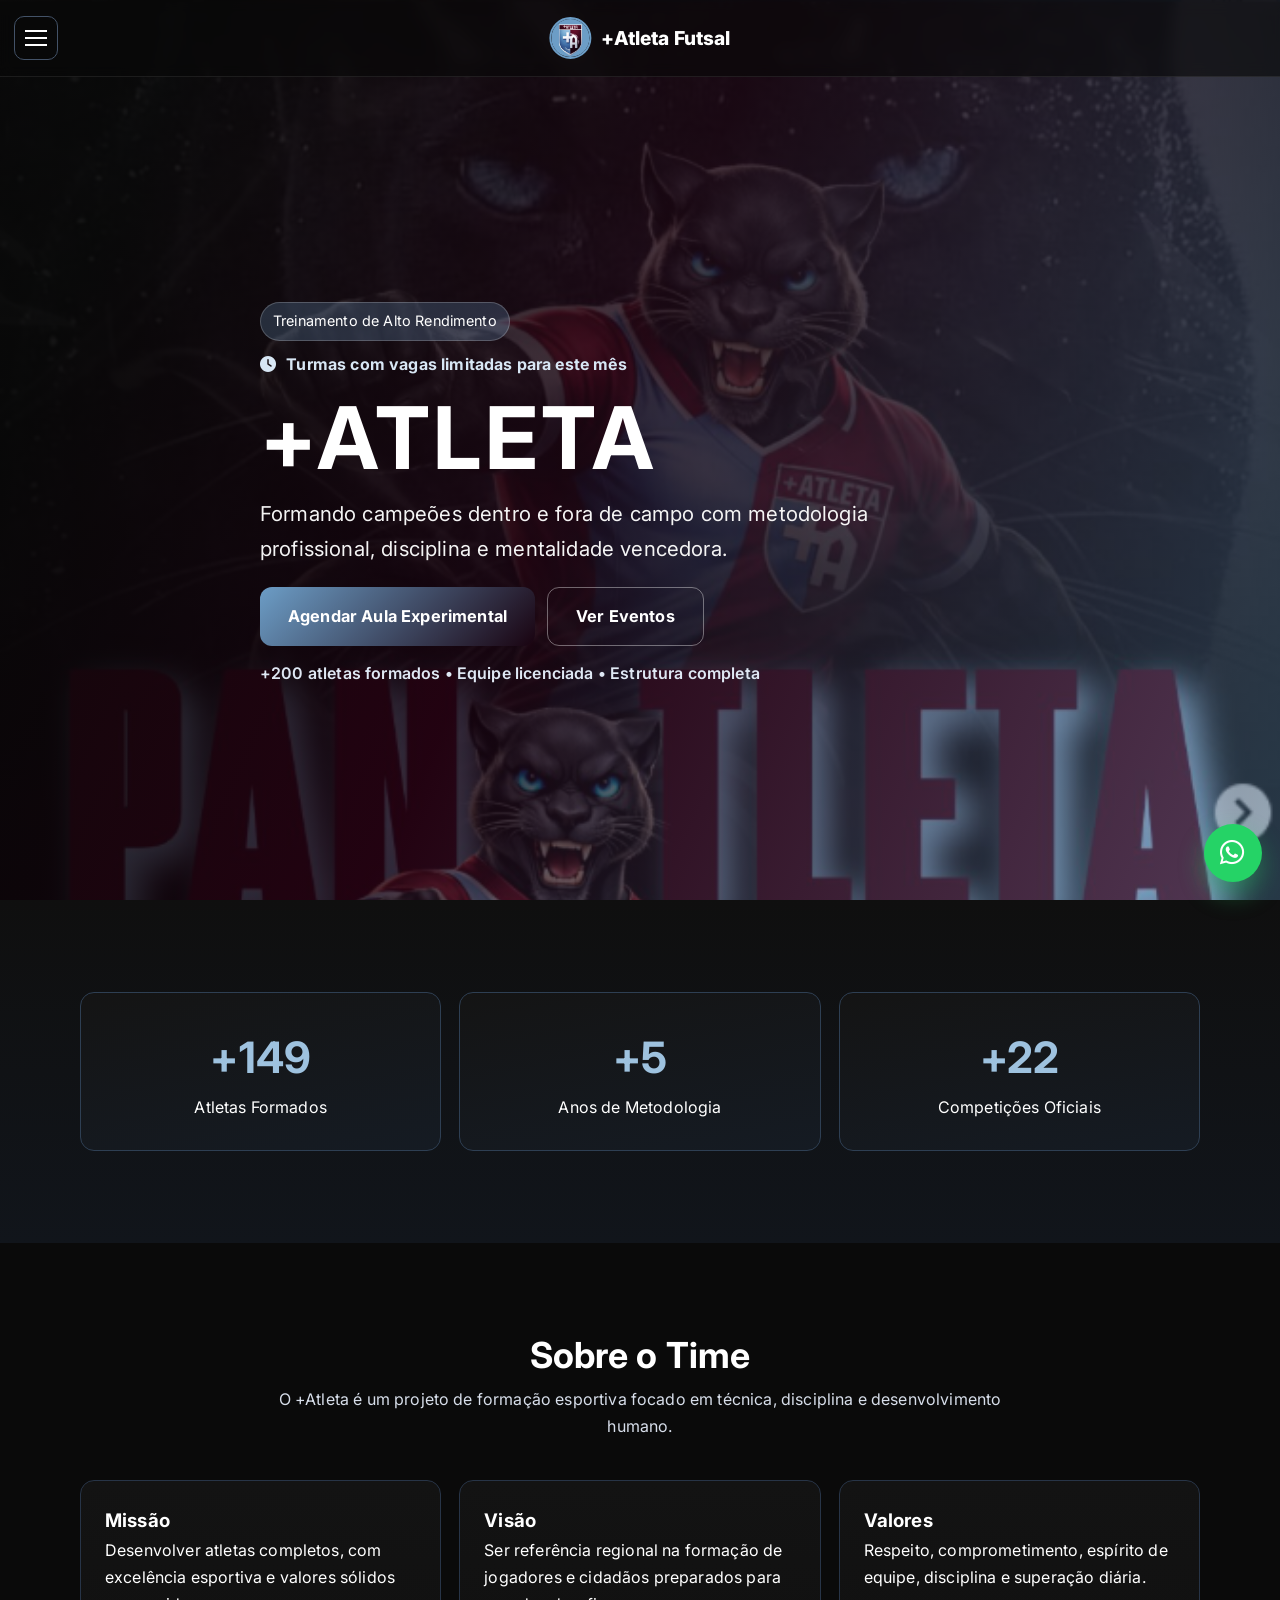
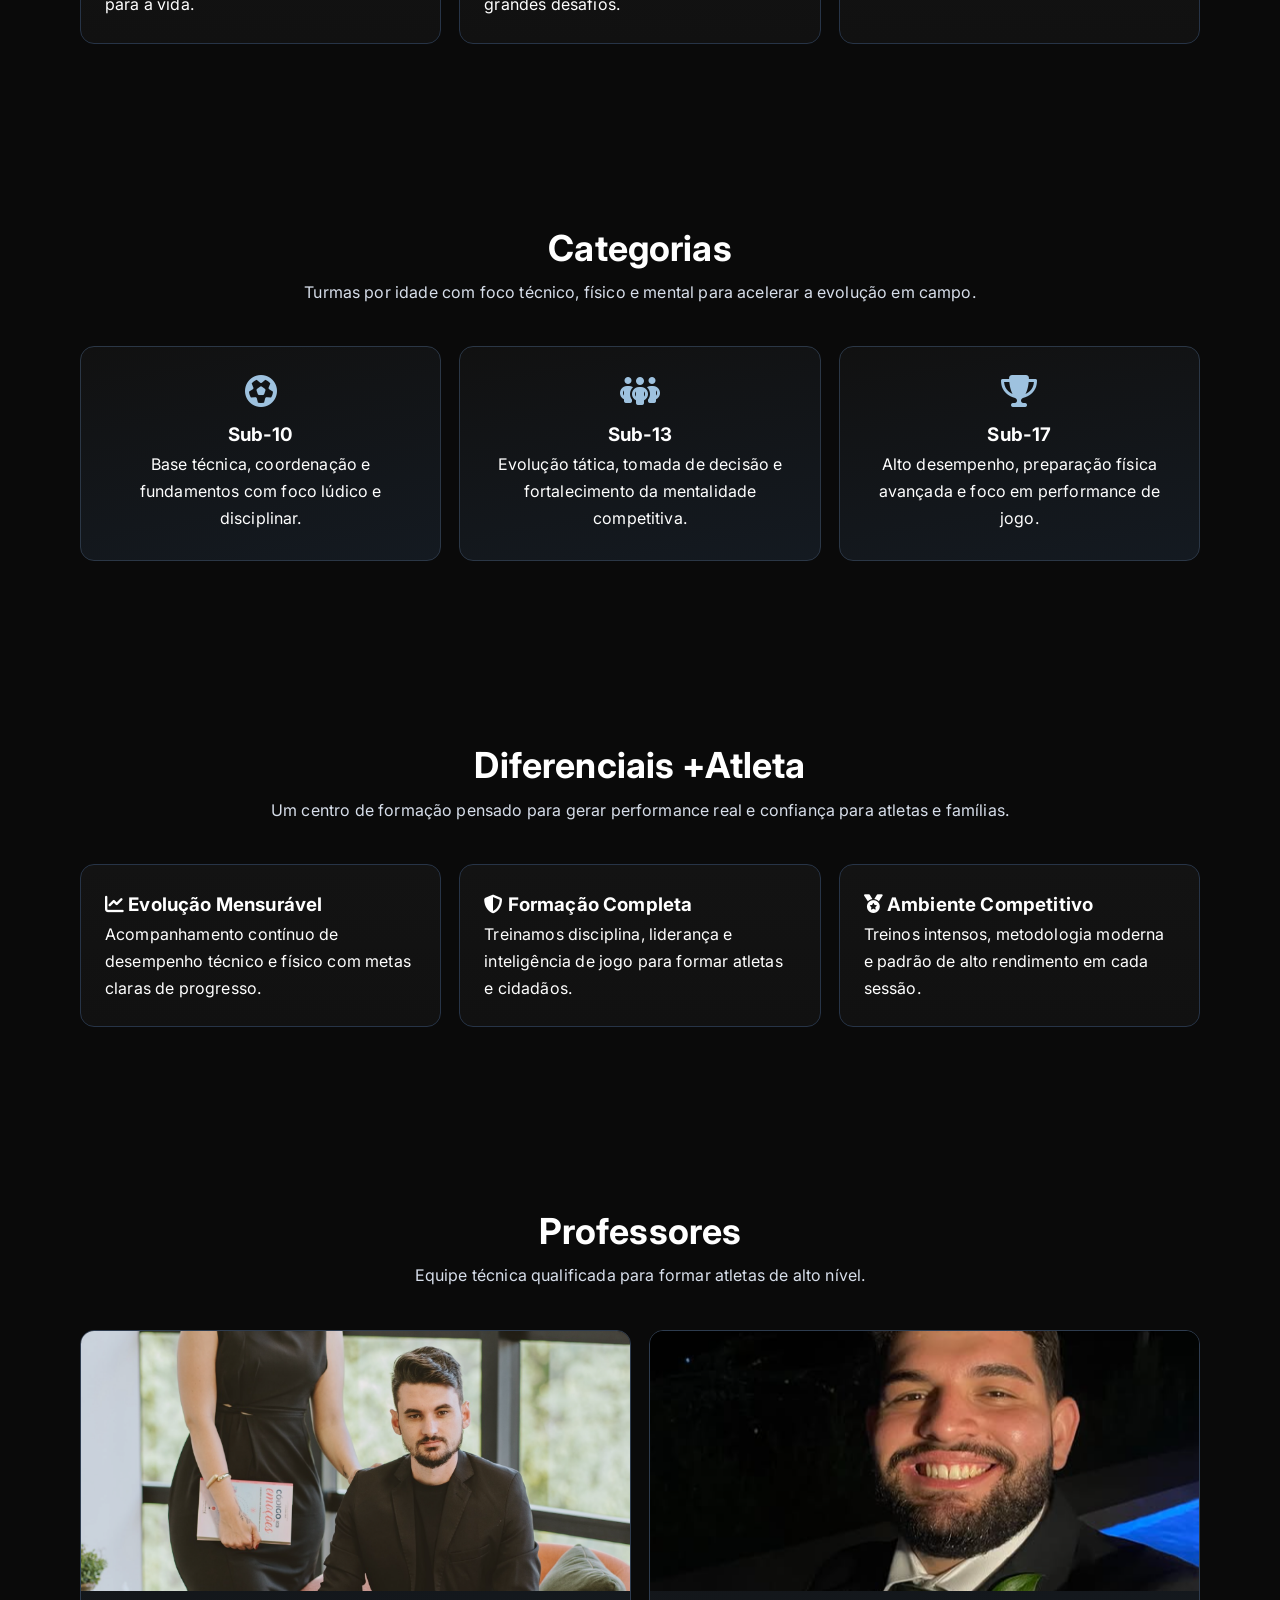
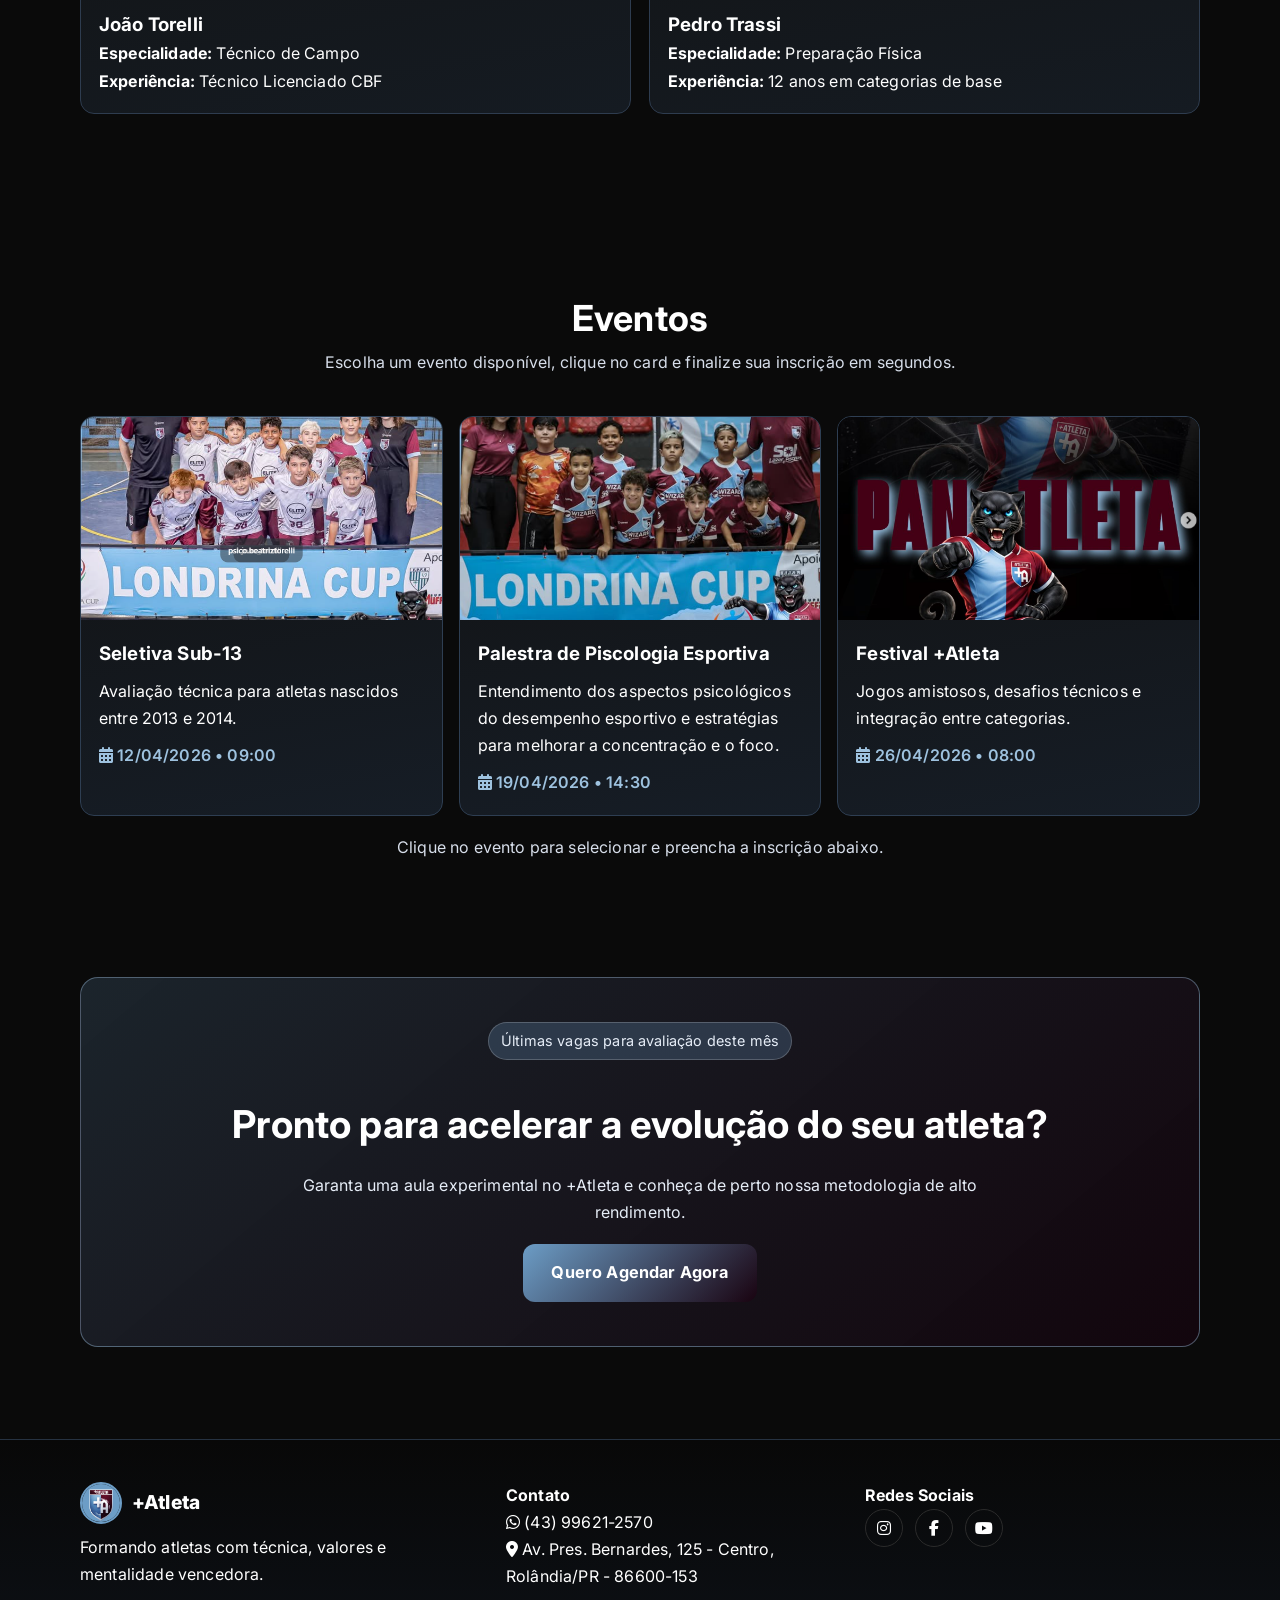
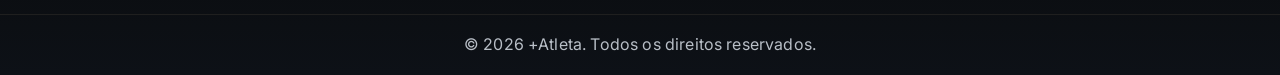
<file: index.html>
<!DOCTYPE html>
<html lang="pt-BR">
<head>
  <meta charset="UTF-8" />
  <meta name="viewport" content="width=device-width, initial-scale=1.0" />
  <meta name="description" content="+Atleta - Formando campeões dentro e fora de campo." />
  <title>+Atleta | Time de Futsal</title>
  <link rel="preconnect" href="https://fonts.googleapis.com" />
  <link rel="preconnect" href="https://fonts.gstatic.com" crossorigin />
  <link href="https://fonts.googleapis.com/css2?family=Inter:wght@400;500;700;800&display=swap" rel="stylesheet" />
  <link rel="stylesheet" href="https://cdnjs.cloudflare.com/ajax/libs/font-awesome/6.5.2/css/all.min.css" />
  <link rel="stylesheet" href="style.css" />
</head>
<body>
  <header class="header" id="topo">
    <nav class="navbar container" aria-label="Menu principal">
      <a href="#topo" class="logo" aria-label="+Atleta Futsal">
        <img src="img/Logo.jpg" alt="Logo +Atleta Futsal" />
        <span>+Atleta Futsal</span>
      </a>

      <button class="menu-toggle" id="menuToggle" aria-label="Abrir menu" aria-expanded="false" aria-controls="navLinks">
        <span></span>
        <span></span>
        <span></span>
      </button>

      <ul class="nav-links" id="navLinks">
        <li><a href="#sobre">Sobre</a></li>
        <li><a href="#categorias">Categorias</a></li>
        <li><a href="treinos.html">Treinos</a></li>
        <li><a href="#professores">Professores</a></li>
        <li><a href="#eventos">Eventos</a></li>
        <li><a href="agendar.html" class="btn btn-small ripple">Agendar Aula</a></li>
      </ul>
    </nav>
  </header>

  <main>
    <section class="hero parallax" id="home">
      <div class="overlay"></div>
      <div class="container hero-content reveal">
        <p class="hero-tag">Treinamento de Alto Rendimento</p>
        <p class="hero-urgency"><i class="fa-solid fa-clock"></i> Turmas com vagas limitadas para este mês</p>
        <h1>+Atleta</h1>
        <p class="hero-subtitle">Formando campeões dentro e fora de campo com metodologia profissional, disciplina e mentalidade vencedora.</p>
        <div class="hero-actions">
          <a href="agendar.html" class="btn btn-large ripple btn-primary-cta">Agendar Aula Experimental</a>
          <a href="#eventos" class="btn btn-large btn-ghost">Ver Eventos</a>
        </div>
        <p class="hero-proof">+200 atletas formados • Equipe licenciada • Estrutura completa</p>
      </div>
    </section>

    <section class="stats section reveal">
      <div class="container stats-grid">
        <article>
          <h3 class="counter" data-target="200">0</h3>
          <p>Atletas Formados</p>
        </article>
        <article>
          <h3 class="counter" data-target="8">0</h3>
          <p>Anos de Metodologia</p>
        </article>
        <article>
          <h3 class="counter" data-target="30">0</h3>
          <p>Competições Oficiais</p>
        </article>
      </div>
    </section>

    <section class="section reveal" id="sobre">
      <div class="container">
        <div class="section-heading">
          <h2>Sobre o Time</h2>
          <p>O +Atleta é um projeto de formação esportiva focado em técnica, disciplina e desenvolvimento humano.</p>
        </div>

        <div class="about-grid">
          <article class="card">
            <h3>Missão</h3>
            <p>Desenvolver atletas completos, com excelência esportiva e valores sólidos para a vida.</p>
          </article>
          <article class="card">
            <h3>Visão</h3>
            <p>Ser referência regional na formação de jogadores e cidadãos preparados para grandes desafios.</p>
          </article>
          <article class="card">
            <h3>Valores</h3>
            <p>Respeito, comprometimento, espírito de equipe, disciplina e superação diária.</p>
          </article>
        </div>
      </div>
    </section>

    <section class="section reveal" id="categorias">
      <div class="container">
        <div class="section-heading">
          <h2>Categorias</h2>
          <p>Turmas por idade com foco técnico, físico e mental para acelerar a evolução em campo.</p>
        </div>

        <div class="categories-grid">
          <article class="category-card">
            <i class="fa-solid fa-futbol"></i>
            <h3>Sub-10</h3>
            <p>Base técnica, coordenação e fundamentos com foco lúdico e disciplinar.</p>
          </article>
          <article class="category-card">
            <i class="fa-solid fa-people-group"></i>
            <h3>Sub-13</h3>
            <p>Evolução tática, tomada de decisão e fortalecimento da mentalidade competitiva.</p>
          </article>
          <article class="category-card">
            <i class="fa-solid fa-trophy"></i>
            <h3>Sub-17</h3>
            <p>Alto desempenho, preparação física avançada e foco em performance de jogo.</p>
          </article>
        </div>
      </div>
    </section>

    <section class="section reveal" id="diferenciais">
      <div class="container">
        <div class="section-heading">
          <h2>Diferenciais +Atleta</h2>
          <p>Um centro de formação pensado para gerar performance real e confiança para atletas e famílias.</p>
        </div>

        <div class="about-grid">
          <article class="card hover-card">
            <h3><i class="fa-solid fa-chart-line"></i> Evolução Mensurável</h3>
            <p>Acompanhamento contínuo de desempenho técnico e físico com metas claras de progresso.</p>
          </article>
          <article class="card hover-card">
            <h3><i class="fa-solid fa-shield-halved"></i> Formação Completa</h3>
            <p>Treinamos disciplina, liderança e inteligência de jogo para formar atletas e cidadãos.</p>
          </article>
          <article class="card hover-card">
            <h3><i class="fa-solid fa-medal"></i> Ambiente Competitivo</h3>
            <p>Treinos intensos, metodologia moderna e padrão de alto rendimento em cada sessão.</p>
          </article>
        </div>
      </div>
    </section>


    <section class="section reveal" id="professores">
      <div class="container">
        <div class="section-heading">
          <h2>Professores</h2>
          <p>Equipe técnica qualificada para formar atletas de alto nível.</p>
        </div>

        <div class="coach-grid">
          <article class="coach-card">
            <img src="img/joaoT.png" alt="Professor João Silva" loading="lazy" decoding="async" />
            <div class="coach-info">
              <h3>João Torelli</h3>
              <p><strong>Especialidade:</strong> Técnico de Campo</p>
              <p><strong>Experiência:</strong> Técnico Licenciado CBF</p>
            </div>
          </article>

          <article class="coach-card">
            <img src="img/bolinnha.png" alt="Professor Marcos Lima" loading="lazy" decoding="async" />
            <div class="coach-info">
              <h3>Pedro Trassi</h3>
              <p><strong>Especialidade:</strong> Preparação Física</p>
              <p><strong>Experiência:</strong> 12 anos em categorias de base</p>
            </div>
          </article>
        </div>
      </div>
    </section>

    <section class="section reveal" id="eventos">
      <div class="container">
        <div class="section-heading">
          <h2>Eventos</h2>
          <p>Escolha um evento disponível, clique no card e finalize sua inscrição em segundos.</p>
        </div>

        <div class="events-grid">
          <article
            class="event-card"
            data-evento="Seletiva Sub-13"
            data-data="12/04/2026"
            data-horario="09:00"
          >
            <img src="img/fotoTime.png" alt="Capa do evento Seletiva Sub-13" loading="lazy" decoding="async" />
            <div class="event-content">
              <h3>Seletiva Sub-13</h3>
              <p>Avaliação técnica para atletas nascidos entre 2013 e 2014.</p>
              <p class="event-meta"><i class="fa-solid fa-calendar-days"></i> 12/04/2026 • 09:00</p>
            </div>
          </article>

          <article
            class="event-card"
            data-evento="Palestra de Piscologia Esportiva"
            data-data="19/04/2026"
            data-horario="14:30"
          >
            <img src="img/fotoTime2.png" alt="Capa do evento Palestra de Piscologia Esportiva" loading="lazy" decoding="async" />
            <div class="event-content">
              <h3>Palestra de Piscologia Esportiva</h3>
              <p>Entendimento dos aspectos psicológicos do desempenho esportivo e estratégias para melhorar a concentração e o foco.</p>
              <p class="event-meta"><i class="fa-solid fa-calendar-days"></i> 19/04/2026 • 14:30</p>
            </div>
          </article>

          <article
            class="event-card"
            data-evento="Festival +Atleta"
            data-data="26/04/2026"
            data-horario="08:00"
          >
            <img src="img/Pantera.png" alt="Capa do evento Festival +Atleta" loading="lazy" decoding="async" />
            <div class="event-content">
              <h3>Festival +Atleta</h3>
              <p>Jogos amistosos, desafios técnicos e integração entre categorias.</p>
              <p class="event-meta"><i class="fa-solid fa-calendar-days"></i> 26/04/2026 • 08:00</p>
            </div>
          </article>
        </div>
        <p class="events-help">Clique no evento para selecionar e preencha a inscrição abaixo.</p>

        <div class="event-signup-wrap hidden" id="eventSignupWrap">
          <form id="eventSignupForm" class="schedule-form" novalidate>
            <div class="section-heading event-signup-heading">
              <h3>Inscrição no Evento</h3>
              <p id="selectedEventText">Selecione um evento para iniciar sua inscrição.</p>
            </div>

            <input type="hidden" id="eventoNome" name="eventoNome" />
            <input type="hidden" id="eventoData" name="eventoData" />
            <input type="hidden" id="eventoHorario" name="eventoHorario" />

            <div class="form-group">
              <label for="inscricaoNome">Nome completo *</label>
              <input type="text" id="inscricaoNome" name="inscricaoNome" required />
              <small class="error-text"></small>
            </div>

            <div class="form-group">
              <label for="inscricaoIdade">Idade *</label>
              <input type="number" id="inscricaoIdade" name="inscricaoIdade" min="4" max="30" required />
              <small class="error-text"></small>
            </div>

            <div class="form-group">
              <label for="inscricaoNumero">Número *</label>
              <input type="text" id="inscricaoNumero" name="inscricaoNumero" required />
              <small class="error-text"></small>
            </div>

            <div class="form-group">
              <label for="inscricaoPosicao">Posição que joga *</label>
              <select id="inscricaoPosicao" name="inscricaoPosicao" required>
                <option value="">Selecione a posição</option>
                <option value="Fixo">Fixo</option>
                <option value="Ala">Ala</option>
                <option value="Pivô">Pivô</option>
                <option value="Goleiro">Goleiro</option>
              </select>
              <small class="error-text"></small>
            </div>

            <button type="submit" class="btn btn-large ripple full-width" id="eventSubmitBtn" disabled>
              Enviar inscrição
            </button>
          </form>
        </div>
      </div>
    </section>

    <section class="section reveal final-cta" id="agendar-final">
      <div class="container">
        <div class="cta-box">
          <p class="hero-tag">Últimas vagas para avaliação deste mês</p>
          <h2>Pronto para acelerar a evolução do seu atleta?</h2>
          <p>Garanta uma aula experimental no +Atleta e conheça de perto nossa metodologia de alto rendimento.</p>
          <a href="agendar.html" class="btn btn-large ripple btn-primary-cta">Quero Agendar Agora</a>
        </div>
      </div>
    </section>
  </main>

  <footer class="footer">
    <div class="container footer-grid">
      <div>
        <a href="#topo" class="logo footer-logo" aria-label="+Atleta">
          <img src="img/Logo.jpg" alt="Logo +Atleta" />
          <span>+Atleta</span>
        </a>
        <p>Formando atletas com técnica, valores e mentalidade vencedora.</p>
      </div>

      <div>
        <h4>Contato</h4>
        <p><i class="fa-brands fa-whatsapp"></i> (43) 99621-2570</p>
        <p><i class="fa-solid fa-location-dot"></i> Av. Pres. Bernardes, 125 - Centro, Rolândia/PR - 86600-153</p>
      </div>

      <div>
        <h4>Redes Sociais</h4>
        <div class="social-links">
          <a href="#" aria-label="Instagram"><i class="fa-brands fa-instagram"></i></a>
          <a href="#" aria-label="Facebook"><i class="fa-brands fa-facebook-f"></i></a>
          <a href="#" aria-label="YouTube"><i class="fa-brands fa-youtube"></i></a>
        </div>
      </div>
    </div>
    <p class="copyright">© 2026 +Atleta. Todos os direitos reservados.</p>
  </footer>

  <a href="https://wa.me/5543996212570?text=Ol%C3%A1%2C%20gostaria%20de%20agendar%20uma%20aula%20no%20%2BAtleta." class="whatsapp-float pulse-whatsapp" aria-label="Falar no WhatsApp" target="_blank" rel="noopener noreferrer">
    <i class="fa-brands fa-whatsapp"></i>
  </a>

  <script src="script.js"></script>
</body>
</html>
</file>
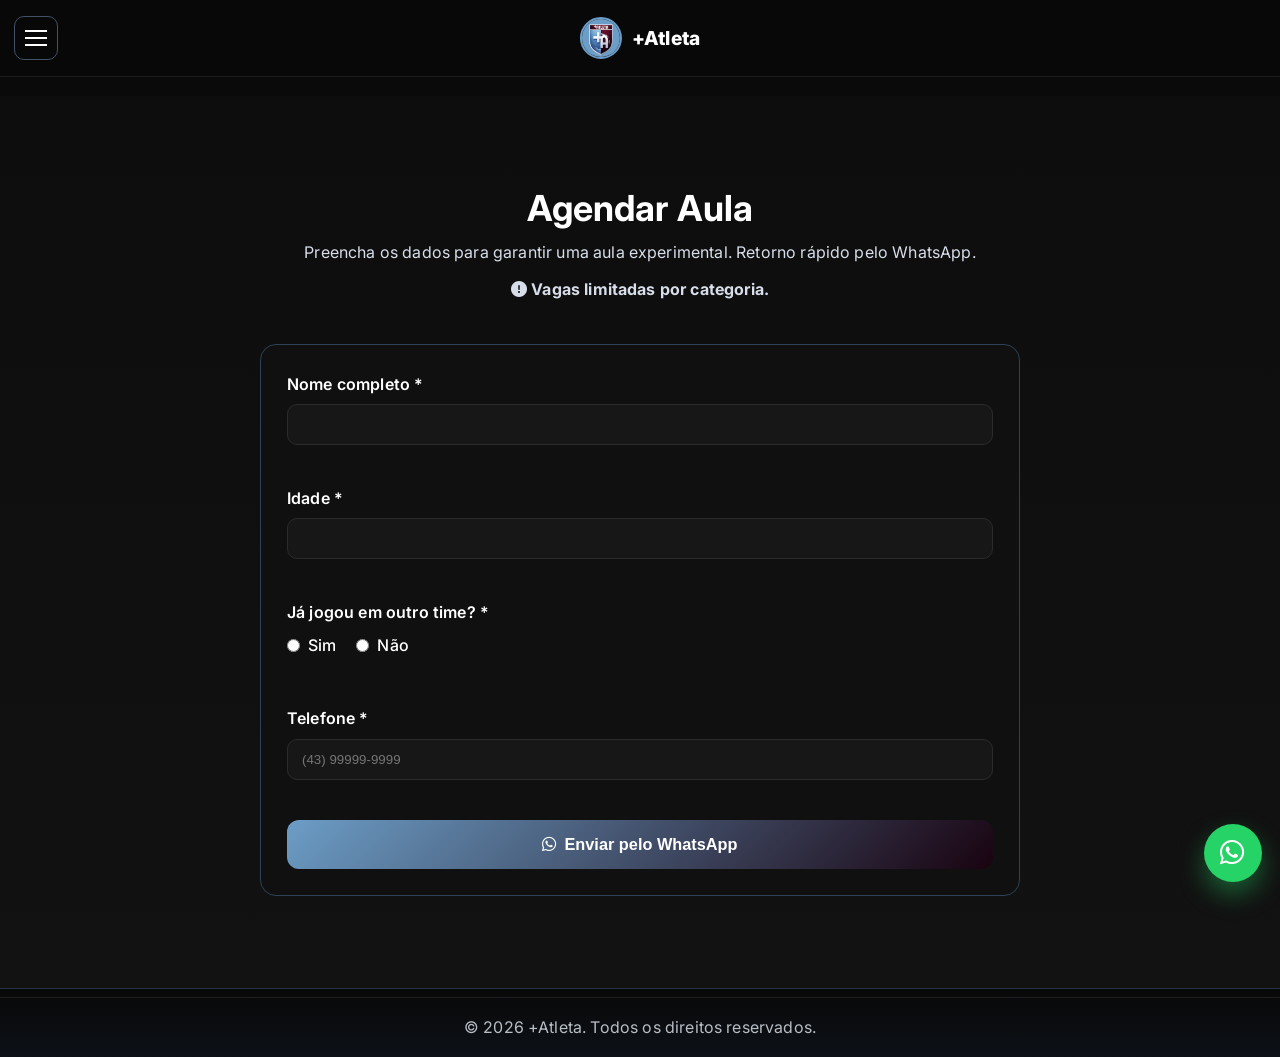
<file: agendar.html>
<!DOCTYPE html>
<html lang="pt-BR">
<head>
  <meta charset="UTF-8" />
  <meta name="viewport" content="width=device-width, initial-scale=1.0" />
  <meta name="description" content="Agende uma aula experimental no +Atleta." />
  <title>Agendar Aula | +Atleta</title>
  <link rel="preconnect" href="https://fonts.googleapis.com" />
  <link rel="preconnect" href="https://fonts.gstatic.com" crossorigin />
  <link href="https://fonts.googleapis.com/css2?family=Inter:wght@400;500;700;800&display=swap" rel="stylesheet" />
  <link rel="stylesheet" href="https://cdnjs.cloudflare.com/ajax/libs/font-awesome/6.5.2/css/all.min.css" />
  <link rel="stylesheet" href="style.css" />
</head>
<body class="schedule-page">
  <header class="header" id="topo">
    <nav class="navbar container" aria-label="Menu principal">
      <a href="index.html" class="logo" aria-label="+Atleta">
        <img src="img/Logo.jpg" alt="Logo +Atleta" />
        <span>+Atleta</span>
      </a>

      <button class="menu-toggle" id="menuToggle" aria-label="Abrir menu" aria-expanded="false" aria-controls="navLinks">
        <span></span>
        <span></span>
        <span></span>
      </button>

      <ul class="nav-links" id="navLinks">
        <li><a href="index.html#sobre">Sobre</a></li>
        <li><a href="index.html#categorias">Categorias</a></li>
        <li><a href="treinos.html">Treinos</a></li>
        <li><a href="index.html#professores">Professores</a></li>
        <li><a href="index.html#eventos">Eventos</a></li>
        <li><a href="agendar.html" class="btn btn-small ripple">Agendar Aula</a></li>
      </ul>
    </nav>
  </header>

  <main>
    <section class="section form-section reveal">
      <div class="container">
        <div class="section-heading">
          <h1>Agendar Aula</h1>
          <p>Preencha os dados para garantir uma aula experimental. Retorno rápido pelo WhatsApp.</p>
          <p class="urgency-text"><i class="fa-solid fa-circle-exclamation"></i> Vagas limitadas por categoria.</p>
        </div>

        <form id="scheduleForm" class="schedule-form" novalidate>
          <div class="form-group">
            <label for="nome">Nome completo *</label>
            <input type="text" id="nome" name="nome" required />
            <small class="error-text"></small>
          </div>

          <div class="form-group">
            <label for="idade">Idade *</label>
            <input type="number" id="idade" name="idade" min="4" max="25" required />
            <small class="error-text"></small>
          </div>

          <div class="form-group">
            <label>Já jogou em outro time? *</label>
            <div class="radio-group">
              <label><input type="radio" name="jogou" value="Sim" required /> Sim</label>
              <label><input type="radio" name="jogou" value="Não" required /> Não</label>
            </div>
            <small class="error-text"></small>
          </div>

          <div class="form-group" id="timeAnteriorGroup">
            <label for="timeAnterior">Se sim, qual?</label>
            <input type="text" id="timeAnterior" name="timeAnterior" />
            <small class="error-text"></small>
          </div>

          <div class="form-group">
            <label for="telefone">Telefone *</label>
            <input type="tel" id="telefone" name="telefone" placeholder="(43) 99999-9999" required />
            <small class="error-text"></small>
          </div>

          <button type="submit" class="btn btn-large ripple full-width" id="submitBtn">
            <i class="fa-brands fa-whatsapp"></i> Enviar pelo WhatsApp
          </button>
        </form>
      </div>
    </section>
  </main>

  <div class="loader-overlay" id="loaderOverlay" aria-hidden="true">
    <div class="loader"></div>
    <p>Enviando...</p>
  </div>

  <footer class="footer compact-footer">
    <p class="copyright">© 2026 +Atleta. Todos os direitos reservados.</p>
  </footer>

  <a href="https://wa.me/5543996212570?text=Ol%C3%A1%2C%20quero%20agendar%20uma%20aula%20experimental%20no%20%2BAtleta." class="whatsapp-float pulse-whatsapp" aria-label="Falar no WhatsApp" target="_blank" rel="noopener noreferrer">
    <i class="fa-brands fa-whatsapp"></i>
  </a>

  <script src="script.js"></script>
</body>
</html>
</file>
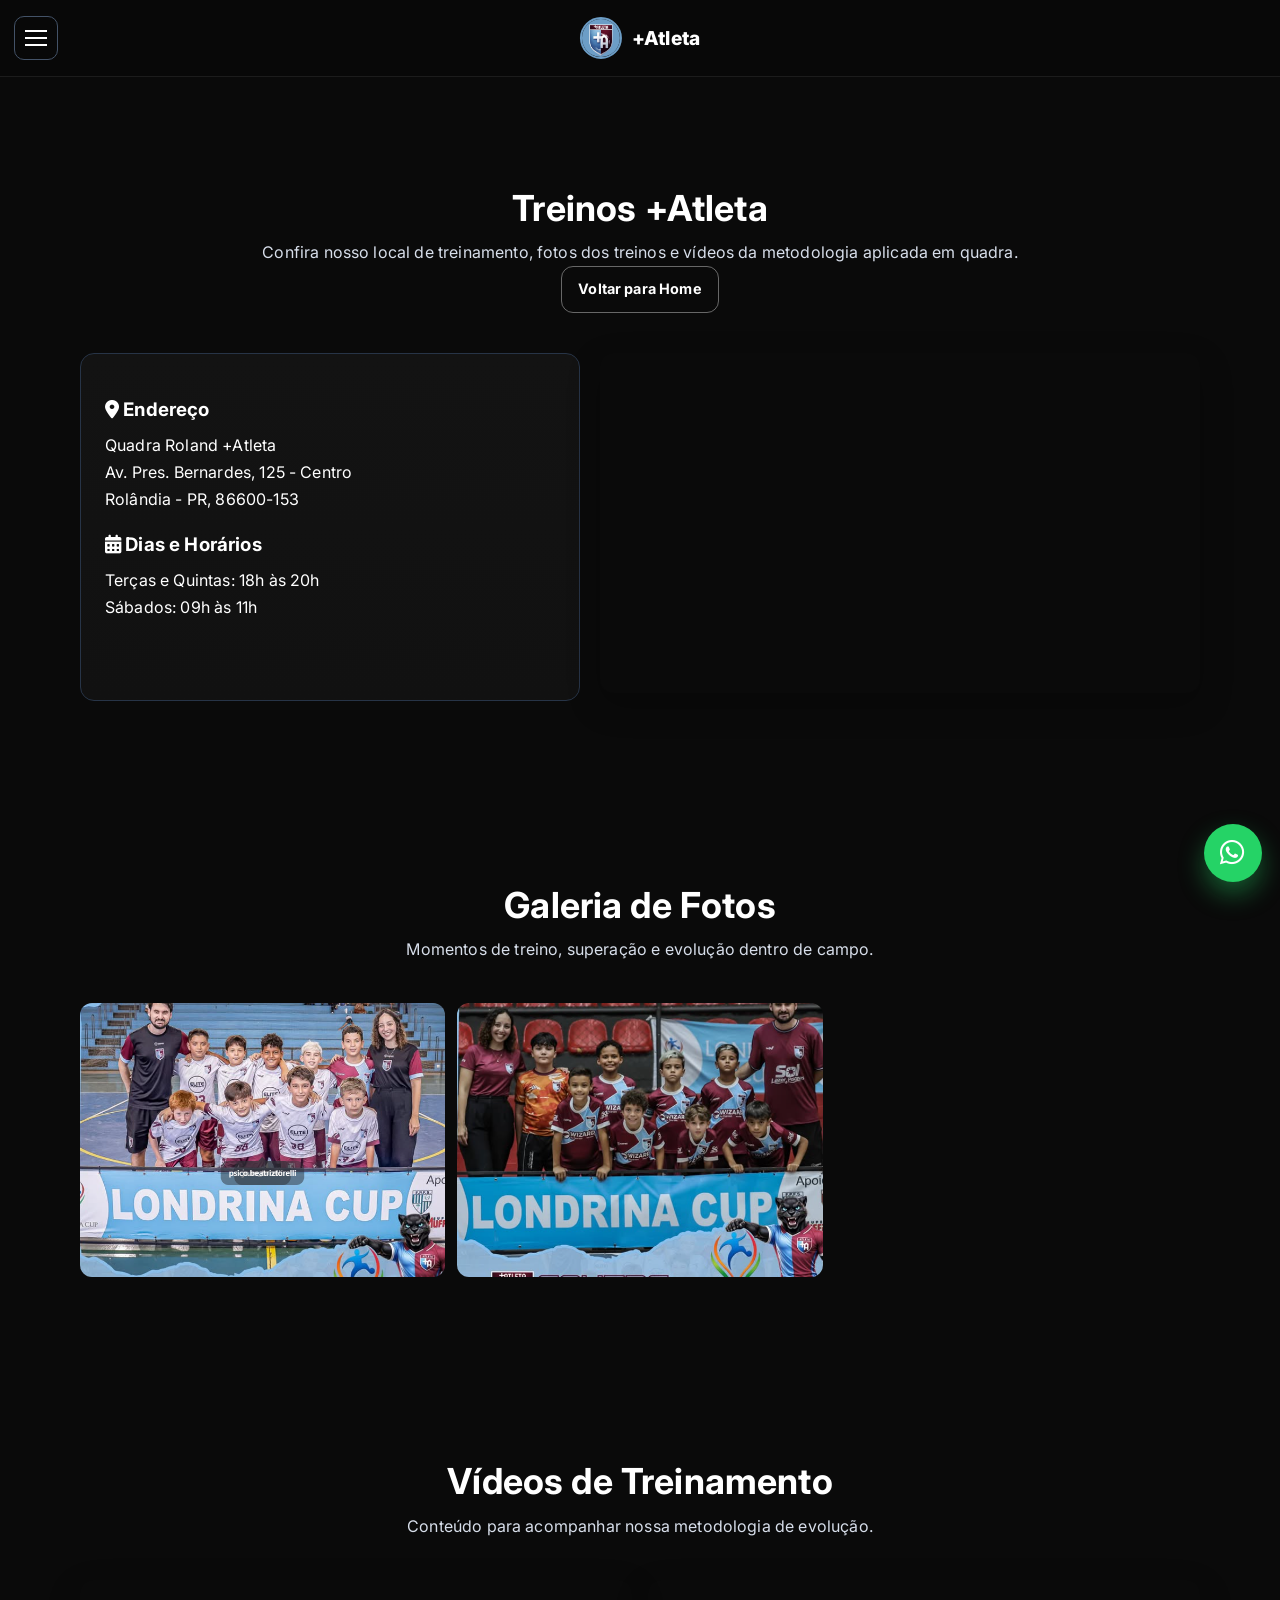
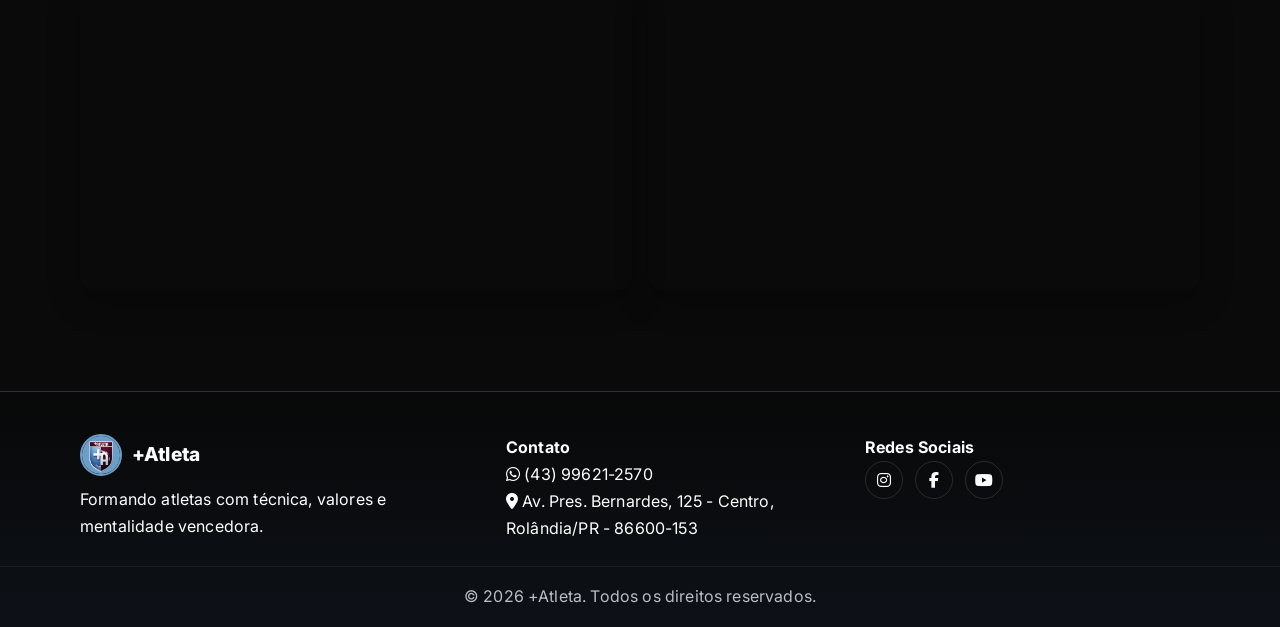
<file: treinos.html>
<!DOCTYPE html>
<html lang="pt-BR">
<head>
  <meta charset="UTF-8" />
  <meta name="viewport" content="width=device-width, initial-scale=1.0" />
  <meta name="description" content="Treinos +Atleta: local, galeria e vídeos de treinamento." />
  <title>Treinos | +Atleta</title>
  <link rel="preconnect" href="https://fonts.googleapis.com" />
  <link rel="preconnect" href="https://fonts.gstatic.com" crossorigin />
  <link href="https://fonts.googleapis.com/css2?family=Inter:wght@400;500;700;800&display=swap" rel="stylesheet" />
  <link rel="stylesheet" href="https://cdnjs.cloudflare.com/ajax/libs/font-awesome/6.5.2/css/all.min.css" />
  <link rel="stylesheet" href="style.css" />
</head>
<body class="schedule-page">
  <header class="header" id="topo">
    <nav class="navbar container" aria-label="Menu principal">
      <a href="index.html" class="logo" aria-label="+Atleta">
        <img src="img/Logo.jpg" alt="Logo +Atleta" />
        <span>+Atleta</span>
      </a>

      <button class="menu-toggle" id="menuToggle" aria-label="Abrir menu" aria-expanded="false" aria-controls="navLinks">
        <span></span>
        <span></span>
        <span></span>
      </button>

      <ul class="nav-links" id="navLinks">
        <li><a href="index.html#sobre">Sobre</a></li>
        <li><a href="index.html#categorias">Categorias</a></li>
        <li><a href="treinos.html" aria-current="page">Treinos</a></li>
        <li><a href="index.html#professores">Professores</a></li>
        <li><a href="index.html#eventos">Eventos</a></li>
        <li><a href="agendar.html" class="btn btn-small ripple">Agendar Aula</a></li>
      </ul>
    </nav>
  </header>

  <main>
    <section class="section reveal" id="local">
      <div class="container">
        <div class="section-heading">
          <h1>Treinos +Atleta</h1>
          <p>Confira nosso local de treinamento, fotos dos treinos e vídeos da metodologia aplicada em quadra.</p>
          <a href="index.html" class="btn btn-small btn-ghost">Voltar para Home</a>
        </div>

        <div class="training-grid">
          <div class="card">
            <h3><i class="fa-solid fa-location-dot"></i> Endereço</h3>
            <p>Quadra Roland +Atleta<br />Av. Pres. Bernardes, 125 - Centro<br />Rolândia - PR, 86600-153</p>

            <h3><i class="fa-solid fa-calendar-days"></i> Dias e Horários</h3>
            <p>Terças e Quintas: 18h às 20h<br />Sábados: 09h às 11h</p>
          </div>

          <div class="map-wrap">
            <iframe
              src="https://www.google.com/maps?q=Av.%20Pres.%20Bernardes,%20125%20-%20Centro,%20Rol%C3%A2ndia%20-%20PR,%2086600-153&output=embed"
              allowfullscreen=""
              loading="lazy"
              referrerpolicy="no-referrer-when-downgrade"
              title="Mapa do local de treinamento"
            ></iframe>
          </div>
        </div>
      </div>
    </section>

    <section class="section reveal" id="galeria">
      <div class="container">
        <div class="section-heading">
          <h2>Galeria de Fotos</h2>
          <p>Momentos de treino, superação e evolução dentro de campo.</p>
        </div>

        <div class="gallery-grid">
          <img src="img/fotoTime.png" alt="Treino em campo" loading="lazy" decoding="async" />
          <img src="img/fotoTime2.png" alt="Equipe em preparação física" loading="lazy" decoding="async" />
        </div>
      </div>
    </section>

    <section class="section reveal" id="videos">
      <div class="container">
        <div class="section-heading">
          <h2>Vídeos de Treinamento</h2>
          <p>Conteúdo para acompanhar nossa metodologia de evolução.</p>
        </div>

        <div class="video-grid">
          <div class="video-wrap">
            <iframe src="https://www.youtube.com/embed/vvHUuNj46_g" title="Treino de futsal 1" loading="lazy" allow="accelerometer; autoplay; clipboard-write; encrypted-media; gyroscope; picture-in-picture; web-share" referrerpolicy="strict-origin-when-cross-origin" allowfullscreen></iframe>
          </div>
          <div class="video-wrap">
            <iframe src="https://www.youtube.com/embed/QLvYy2-KdkI" title="Treino de futsal 2" loading="lazy" allow="accelerometer; autoplay; clipboard-write; encrypted-media; gyroscope; picture-in-picture; web-share" referrerpolicy="strict-origin-when-cross-origin" allowfullscreen></iframe>
          </div>
        </div>
      </div>
    </section>
  </main>

  <footer class="footer">
    <div class="container footer-grid">
      <div>
        <a href="index.html" class="logo footer-logo" aria-label="+Atleta">
          <img src="img/Logo.jpg" alt="Logo +Atleta" />
          <span>+Atleta</span>
        </a>
        <p>Formando atletas com técnica, valores e mentalidade vencedora.</p>
      </div>

      <div>
        <h4>Contato</h4>
        <p><i class="fa-brands fa-whatsapp"></i> (43) 99621-2570</p>
        <p><i class="fa-solid fa-location-dot"></i> Av. Pres. Bernardes, 125 - Centro, Rolândia/PR - 86600-153</p>
      </div>

      <div>
        <h4>Redes Sociais</h4>
        <div class="social-links">
          <a href="#" aria-label="Instagram"><i class="fa-brands fa-instagram"></i></a>
          <a href="#" aria-label="Facebook"><i class="fa-brands fa-facebook-f"></i></a>
          <a href="#" aria-label="YouTube"><i class="fa-brands fa-youtube"></i></a>
        </div>
      </div>
    </div>
    <p class="copyright">© 2026 +Atleta. Todos os direitos reservados.</p>
  </footer>

  <a href="https://wa.me/5543996212570?text=Ol%C3%A1%2C%20gostaria%20de%20saber%20mais%20sobre%20os%20treinos%20do%20%2BAtleta." class="whatsapp-float pulse-whatsapp" aria-label="Falar no WhatsApp" target="_blank" rel="noopener noreferrer">
    <i class="fa-brands fa-whatsapp"></i>
  </a>

  <script src="script.js"></script>
</body>
</html>
</file>
<file: style.css>
/* =========================
   Base
========================= */
:root {
  --green-dark: #190310;
  --green-medium: #6c9dc6;
  --green-light: #9ec2df;
  --green-soft: #d8e7f5;
  --black: #0a0a0a;
  --white: #ffffff;
  --gray: #f4f5f7;
  --text: #e9ecef;
  --max-width: 1120px;
  --radius: 14px;
  --shadow: 0 12px 32px rgba(0, 0, 0, 0.25);
  --shadow-card: 0 16px 34px rgba(0, 0, 0, 0.28);
}

* {
  margin: 0;
  padding: 0;
  box-sizing: border-box;
}

html {
  scroll-behavior: smooth;
}

body {
  font-family: "Inter", sans-serif;
  background: var(--black);
  color: var(--white);
  line-height: 1.7;
  letter-spacing: 0.01em;
}

img {
  max-width: 100%;
  display: block;
}

iframe {
  width: 100%;
  border: 0;
}

.container {
  width: min(92%, var(--max-width));
  margin: 0 auto;
}

.section {
  padding: 92px 0;
}

.section-heading {
  text-align: center;
  margin-bottom: 40px;
}

.section-heading h1,
.section-heading h2 {
  font-size: clamp(2rem, 2.8vw, 3rem);
  margin-bottom: 10px;
  line-height: 1.15;
}

.section-heading p {
  color: #d7deea;
  max-width: 760px;
  margin-inline: auto;
}

.card {
  background: linear-gradient(180deg, #131313 0%, #111 100%);
  border: 1px solid #273447;
  border-radius: var(--radius);
  padding: 24px;
}

/* =========================
   Header / Navbar
========================= */
.header {
  position: fixed;
  top: 0;
  width: 100%;
  z-index: 1000;
  background: rgba(8, 8, 8, 0.64);
  backdrop-filter: blur(7px);
  border-bottom: 1px solid rgba(255, 255, 255, 0.08);
  transition: background 0.3s ease, backdrop-filter 0.3s ease, border-color 0.3s ease;
}

.header.scrolled {
  background: rgba(8, 8, 8, 0.88);
  backdrop-filter: blur(12px);
  border-bottom: 1px solid rgba(158, 194, 223, 0.24);
}

.navbar {
  height: 76px;
  display: flex;
  align-items: center;
  justify-content: flex-start;
  gap: 10px;
}

.header .navbar.container {
  width: 100%;
  max-width: none;
  margin: 0;
  padding: 0 14px;
}

.navbar > .logo {
  order: 2;
  position: absolute;
  left: 50%;
  transform: translateX(-50%);
}

.navbar > .menu-toggle {
  order: 1;
}

.logo {
  color: var(--white);
  font-size: 1.2rem;
  font-weight: 800;
  text-decoration: none;
  display: inline-flex;
  align-items: center;
  gap: 10px;
}

.logo img {
  width: 42px;
  height: 42px;
  object-fit: cover;
  border-radius: 50%;
  border: 2px solid var(--green-medium);
}

.footer-logo {
  margin-bottom: 10px;
}

.nav-links {
  display: flex;
  flex-direction: column;
  align-items: flex-start;
  gap: 18px;
  list-style: none;
  position: fixed;
  top: 0;
  left: 0;
  width: min(82vw, 320px);
  height: 100vh;
  padding: 92px 24px 24px;
  background: rgba(12, 12, 12, 0.98);
  border-right: 1px solid #314153;
  transform: translateX(-100%);
  transition: transform 0.35s ease;
  z-index: 1100;
}

.nav-links.open {
  transform: translateX(0);
}

.nav-links a {
  color: var(--white);
  text-decoration: none;
  font-weight: 600;
  transition: color 0.2s ease, opacity 0.2s ease;
}

.nav-links a:hover {
  color: var(--green-light);
  opacity: 1;
}

.nav-links a[aria-current="page"] {
  color: var(--green-light);
  text-shadow: 0 0 18px rgba(158, 194, 223, 0.35);
}

.menu-toggle {
  display: block;
  width: 44px;
  height: 44px;
  border: 1px solid #435267;
  background: transparent;
  border-radius: 10px;
  cursor: pointer;
  position: relative;
  z-index: 1200;
}

.menu-toggle span {
  display: block;
  width: 22px;
  height: 2px;
  background: var(--white);
  margin: 5px auto;
  transition: 0.3s;
}

.menu-toggle.active span:nth-child(1) {
  transform: translateY(7px) rotate(45deg);
}

.menu-toggle.active span:nth-child(2) {
  opacity: 0;
}

.menu-toggle.active span:nth-child(3) {
  transform: translateY(-7px) rotate(-45deg);
}

/* =========================
   Buttons
========================= */
.btn {
  display: inline-flex;
  align-items: center;
  justify-content: center;
  gap: 8px;
  border: none;
  border-radius: 12px;
  background: linear-gradient(135deg, var(--green-medium), var(--green-dark));
  color: var(--white);
  font-weight: 700;
  text-decoration: none;
  cursor: pointer;
  position: relative;
  overflow: hidden;
  transition: transform 0.25s ease, box-shadow 0.25s ease, filter 0.25s ease;
}

.btn:hover {
  transform: translateY(-3px);
  box-shadow: 0 12px 28px rgba(108, 157, 198, 0.45);
  filter: saturate(1.1);
}

.btn:active {
  transform: translateY(-1px);
}

.btn-small {
  padding: 10px 16px;
  font-size: 0.9rem;
}

.btn-large {
  padding: 15px 28px;
  font-size: 1.02rem;
}

.btn-ghost {
  background: transparent;
  border: 1px solid rgba(255, 255, 255, 0.38);
}

.btn-ghost:hover {
  background: rgba(255, 255, 255, 0.12);
  box-shadow: none;
}

.btn-primary-cta {
  box-shadow: 0 0 0 0 rgba(108, 157, 198, 0.5);
  animation: ctaPulse 2.6s ease infinite;
}

@keyframes ctaPulse {
  0% {
    box-shadow: 0 0 0 0 rgba(108, 157, 198, 0.52);
  }
  70% {
    box-shadow: 0 0 0 18px rgba(108, 157, 198, 0);
  }
  100% {
    box-shadow: 0 0 0 0 rgba(108, 157, 198, 0);
  }
}

.full-width {
  width: 100%;
}

.ripple-effect {
  position: absolute;
  width: 18px;
  height: 18px;
  border-radius: 50%;
  background: rgba(255, 255, 255, 0.5);
  transform: translate(-50%, -50%) scale(0);
  animation: ripple 0.6s ease-out;
}

@keyframes ripple {
  to {
    transform: translate(-50%, -50%) scale(16);
    opacity: 0;
  }
}

/* =========================
   Hero
========================= */
.hero {
  min-height: 100vh;
  position: relative;
  display: flex;
  align-items: center;
  background-image: url("img/Pantera.png");
  background-size: cover;
  background-position: center center;
  background-attachment: fixed;
  padding-top: 90px;
}

.hero .overlay {
  position: absolute;
  inset: 0;
  background: linear-gradient(115deg, rgba(8, 8, 8, 0.86) 12%, rgba(25, 3, 16, 0.78) 46%, rgba(108, 157, 198, 0.36) 100%);
}

.hero-content {
  position: relative;
  z-index: 1;
  text-align: left;
  max-width: 760px;
}

.hero-tag {
  display: inline-block;
  background: rgba(108, 157, 198, 0.25);
  border: 1px solid rgba(255, 255, 255, 0.2);
  padding: 6px 12px;
  border-radius: 999px;
  font-size: 0.9rem;
}

.hero-urgency {
  margin-top: 10px;
  margin-bottom: 12px;
  color: var(--green-soft);
  font-weight: 700;
}

.hero-urgency i {
  margin-right: 6px;
}

.hero h1 {
  font-size: clamp(3rem, 8vw, 5.4rem);
  line-height: 1.1;
  margin: 12px 0;
  text-transform: uppercase;
  letter-spacing: 0.04em;
}

.hero-subtitle {
  max-width: 650px;
  color: #f4f4f4;
  margin-bottom: 20px;
  font-size: clamp(1rem, 2.2vw, 1.28rem);
}

.hero-actions {
  display: flex;
  flex-wrap: wrap;
  gap: 12px;
  margin-bottom: 14px;
}

.hero-proof {
  color: #dfe8f4;
  font-weight: 600;
}

/* =========================
   Stats / About / Categories
========================= */
.stats {
  background: linear-gradient(180deg, #0f0f0f 0%, #11151b 100%);
}

.stats-grid {
  display: grid;
  grid-template-columns: repeat(3, minmax(0, 1fr));
  gap: 18px;
}

.stats-grid article {
  background: linear-gradient(170deg, #141414 0%, #151b23 100%);
  border: 1px solid #2e3f53;
  border-radius: var(--radius);
  text-align: center;
  padding: 28px 24px;
  transition: transform 0.3s ease, border-color 0.3s ease;
}

.stats-grid article:hover {
  transform: translateY(-6px);
  border-color: var(--green-medium);
}

.counter {
  font-size: 2.7rem;
  color: var(--green-light);
}

.about-grid,
.categories-grid {
  display: grid;
  grid-template-columns: repeat(3, minmax(0, 1fr));
  gap: 18px;
}

.categories-grid .category-card {
  text-align: center;
  background: linear-gradient(170deg, #111 0%, #141a21 100%);
  border: 1px solid #2b3746;
  border-radius: var(--radius);
  padding: 28px 20px;
  transition: transform 0.28s ease, border-color 0.28s ease, box-shadow 0.28s ease;
}

.category-card i {
  font-size: 2rem;
  color: var(--green-light);
  margin-bottom: 12px;
}

.category-card:hover {
  transform: translateY(-6px);
  border-color: var(--green-medium);
  box-shadow: var(--shadow-card);
}

.hover-card {
  transition: transform 0.28s ease, border-color 0.28s ease, box-shadow 0.28s ease;
}

.hover-card:hover {
  transform: translateY(-6px);
  border-color: var(--green-medium);
  box-shadow: var(--shadow-card);
}

/* =========================
   Training / Map
========================= */
.training-grid {
  display: grid;
  grid-template-columns: 1fr 1.2fr;
  gap: 20px;
}

.training-grid .card h3 {
  margin-top: 16px;
  margin-bottom: 6px;
}

.map-wrap iframe {
  min-height: 340px;
  border-radius: var(--radius);
  box-shadow: var(--shadow);
}

/* =========================
   Professores
========================= */
.coach-grid {
  display: grid;
  grid-template-columns: repeat(2, minmax(0, 1fr));
  gap: 18px;
}

.coach-card {
  background: linear-gradient(170deg, #111 0%, #151b22 100%);
  border: 1px solid #2e3c4f;
  border-radius: var(--radius);
  overflow: hidden;
  transition: transform 0.28s ease, border-color 0.28s ease, box-shadow 0.28s ease;
}

.coach-card:hover {
  transform: translateY(-6px);
  border-color: var(--green-medium);
  box-shadow: var(--shadow-card);
}

.coach-card img {
  width: 100%;
  height: 260px;
  object-fit: cover;
}

.coach-info {
  padding: 18px;
}

/* =========================
  Galeria / Vídeos / Eventos
========================= */
.gallery-grid {
  display: grid;
  grid-template-columns: repeat(3, minmax(0, 1fr));
  gap: 12px;
}

.gallery-grid img {
  width: 100%;
  aspect-ratio: 4 / 3;
  object-fit: cover;
  border-radius: 12px;
  transition: transform 0.35s ease, filter 0.35s ease;
}

.gallery-grid img:hover {
  transform: scale(1.05);
  filter: brightness(1.05);
}

.video-grid {
  display: grid;
  grid-template-columns: repeat(2, minmax(0, 1fr));
  gap: 16px;
}

.video-wrap iframe {
  aspect-ratio: 16 / 9;
  border-radius: var(--radius);
  box-shadow: var(--shadow);
}

.events-grid {
  display: grid;
  grid-template-columns: repeat(3, minmax(0, 1fr));
  gap: 16px;
}

.event-card {
  background: linear-gradient(170deg, #111 0%, #161d26 100%);
  border: 1px solid #2e3e52;
  border-radius: var(--radius);
  overflow: hidden;
  cursor: pointer;
  transition: transform 0.28s ease, border-color 0.28s ease, box-shadow 0.28s ease;
}

.event-card:hover {
  transform: translateY(-5px);
  border-color: var(--green-medium);
  box-shadow: var(--shadow-card);
}

.event-card img {
  width: 100%;
  aspect-ratio: 16 / 9;
  object-fit: cover;
}

.event-content {
  padding: 18px;
}

.event-content h3 {
  margin-bottom: 8px;
}

.event-meta {
  margin-top: 10px;
  color: var(--green-light);
  font-weight: 600;
}

.events-help {
  margin-top: 18px;
  text-align: center;
  color: #d7deea;
}

.event-signup-wrap {
  margin-top: 22px;
}

.event-signup-wrap .schedule-form {
  max-width: 780px;
}

.event-signup-heading {
  margin-bottom: 24px;
}

.event-card.selected {
  border-color: var(--green-light);
  box-shadow: 0 0 0 2px rgba(158, 194, 223, 0.28);
}

/* =========================
   Footer / Float
========================= */
.footer {
  background: linear-gradient(180deg, #080808 0%, #0d1117 100%);
  border-top: 1px solid #263241;
  padding-top: 42px;
}

.footer-grid {
  display: grid;
  grid-template-columns: 1.2fr 1fr 1fr;
  gap: 24px;
  padding-bottom: 24px;
}

.social-links {
  display: flex;
  gap: 12px;
}

.social-links a {
  width: 38px;
  height: 38px;
  border-radius: 50%;
  display: grid;
  place-items: center;
  color: var(--white);
  text-decoration: none;
  border: 1px solid #2b2b2b;
  transition: background 0.2s ease;
}

.social-links a:hover {
  background: #3d6080;
}

.copyright {
  text-align: center;
  padding: 16px 10px;
  border-top: 1px solid #1f1f1f;
  color: #b8bec6;
}

.whatsapp-float {
  position: fixed;
  right: 18px;
  bottom: 18px;
  width: 58px;
  height: 58px;
  border-radius: 50%;
  background: #25d366;
  color: white;
  display: grid;
  place-items: center;
  text-decoration: none;
  font-size: 1.75rem;
  box-shadow: 0 12px 26px rgba(37, 211, 102, 0.4);
  z-index: 990;
}

.pulse-whatsapp {
  animation: whatsappPulse 2.2s ease infinite;
}

@keyframes whatsappPulse {
  0% {
    transform: scale(1);
  }
  50% {
    transform: scale(1.06);
  }
  100% {
    transform: scale(1);
  }
}

.final-cta {
  padding-top: 24px;
}

.cta-box {
  text-align: center;
  background: linear-gradient(140deg, rgba(108, 157, 198, 0.18), rgba(25, 3, 16, 0.58));
  border: 1px solid rgba(158, 194, 223, 0.42);
  border-radius: 18px;
  padding: 44px 24px;
}

.cta-box h2 {
  font-size: clamp(1.8rem, 3vw, 2.8rem);
  margin: 14px 0;
}

.cta-box p {
  max-width: 680px;
  margin: 0 auto 18px;
  color: #e6edf7;
}

/* =========================
   Formulário (agendar)
========================= */
.schedule-page main {
  min-height: calc(100vh - 160px);
  padding-top: 96px;
}

.form-section {
  background: linear-gradient(180deg, #0d0d0d 0%, #121212 100%);
}

.schedule-form {
  max-width: 760px;
  margin: 0 auto;
  background: #101010;
  border: 1px solid #2f4157;
  border-radius: 16px;
  padding: 26px;
}

.form-group {
  margin-bottom: 18px;
}

.form-group label {
  display: block;
  margin-bottom: 6px;
  font-weight: 600;
}

.form-group input,
.form-group select {
  width: 100%;
  padding: 12px 14px;
  border-radius: 10px;
  border: 1px solid #2b2b2b;
  background: #171717;
  color: var(--white);
  outline: none;
  transition: border-color 0.2s ease;
}

.form-group input:focus,
.form-group select:focus {
  border-color: var(--green-medium);
}

.radio-group {
  display: flex;
  gap: 20px;
  margin-top: 6px;
}

.radio-group label {
  display: flex;
  align-items: center;
  gap: 8px;
  font-weight: 500;
}

.error-text {
  color: #ff8d8d;
  font-size: 0.82rem;
  min-height: 18px;
  display: block;
  margin-top: 4px;
}

.urgency-text {
  color: var(--green-soft);
  font-weight: 700;
  margin-top: 10px;
}

.has-error input,
.has-error select,
.has-error .radio-group {
  border-color: #ff6b6b !important;
}

.hidden {
  display: none;
}

.loader-overlay {
  position: fixed;
  inset: 0;
  background: rgba(0, 0, 0, 0.65);
  display: none;
  place-items: center;
  z-index: 2000;
  text-align: center;
}

.loader-overlay.active {
  display: grid;
}

.loader {
  width: 48px;
  height: 48px;
  border: 4px solid rgba(255, 255, 255, 0.2);
  border-top-color: var(--green-light);
  border-radius: 50%;
  animation: spin 0.9s linear infinite;
  margin: 0 auto 10px;
}

@keyframes spin {
  to {
    transform: rotate(360deg);
  }
}

.compact-footer {
  padding-top: 8px;
}

/* =========================
   Reveal animation
========================= */
.reveal {
  opacity: 0;
  transform: translateY(30px);
  transition: opacity 0.7s ease, transform 0.7s ease;
}

.reveal.visible {
  opacity: 1;
  transform: translateY(0);
}

/* =========================
   Responsivo
========================= */
@media (max-width: 980px) {
  .about-grid,
  .categories-grid,
  .events-grid,
  .stats-grid {
    grid-template-columns: 1fr 1fr;
  }

  .training-grid,
  .coach-grid,
  .video-grid,
  .footer-grid {
    grid-template-columns: 1fr;
  }

  .nav-links {
    width: min(86vw, 340px);
  }
}

@media (max-width: 640px) {
  .section {
    padding: 74px 0;
  }

  .hero {
    min-height: 88vh;
    background-attachment: scroll;
  }

  .hero-content {
    text-align: left;
  }

  .hero-actions {
    flex-direction: column;
    align-items: stretch;
  }

  .hero-actions .btn {
    width: 100%;
  }

  .about-grid,
  .categories-grid,
  .gallery-grid,
  .events-grid,
  .stats-grid {
    grid-template-columns: 1fr;
  }

  .schedule-form {
    padding: 20px;
  }
}
</file>
